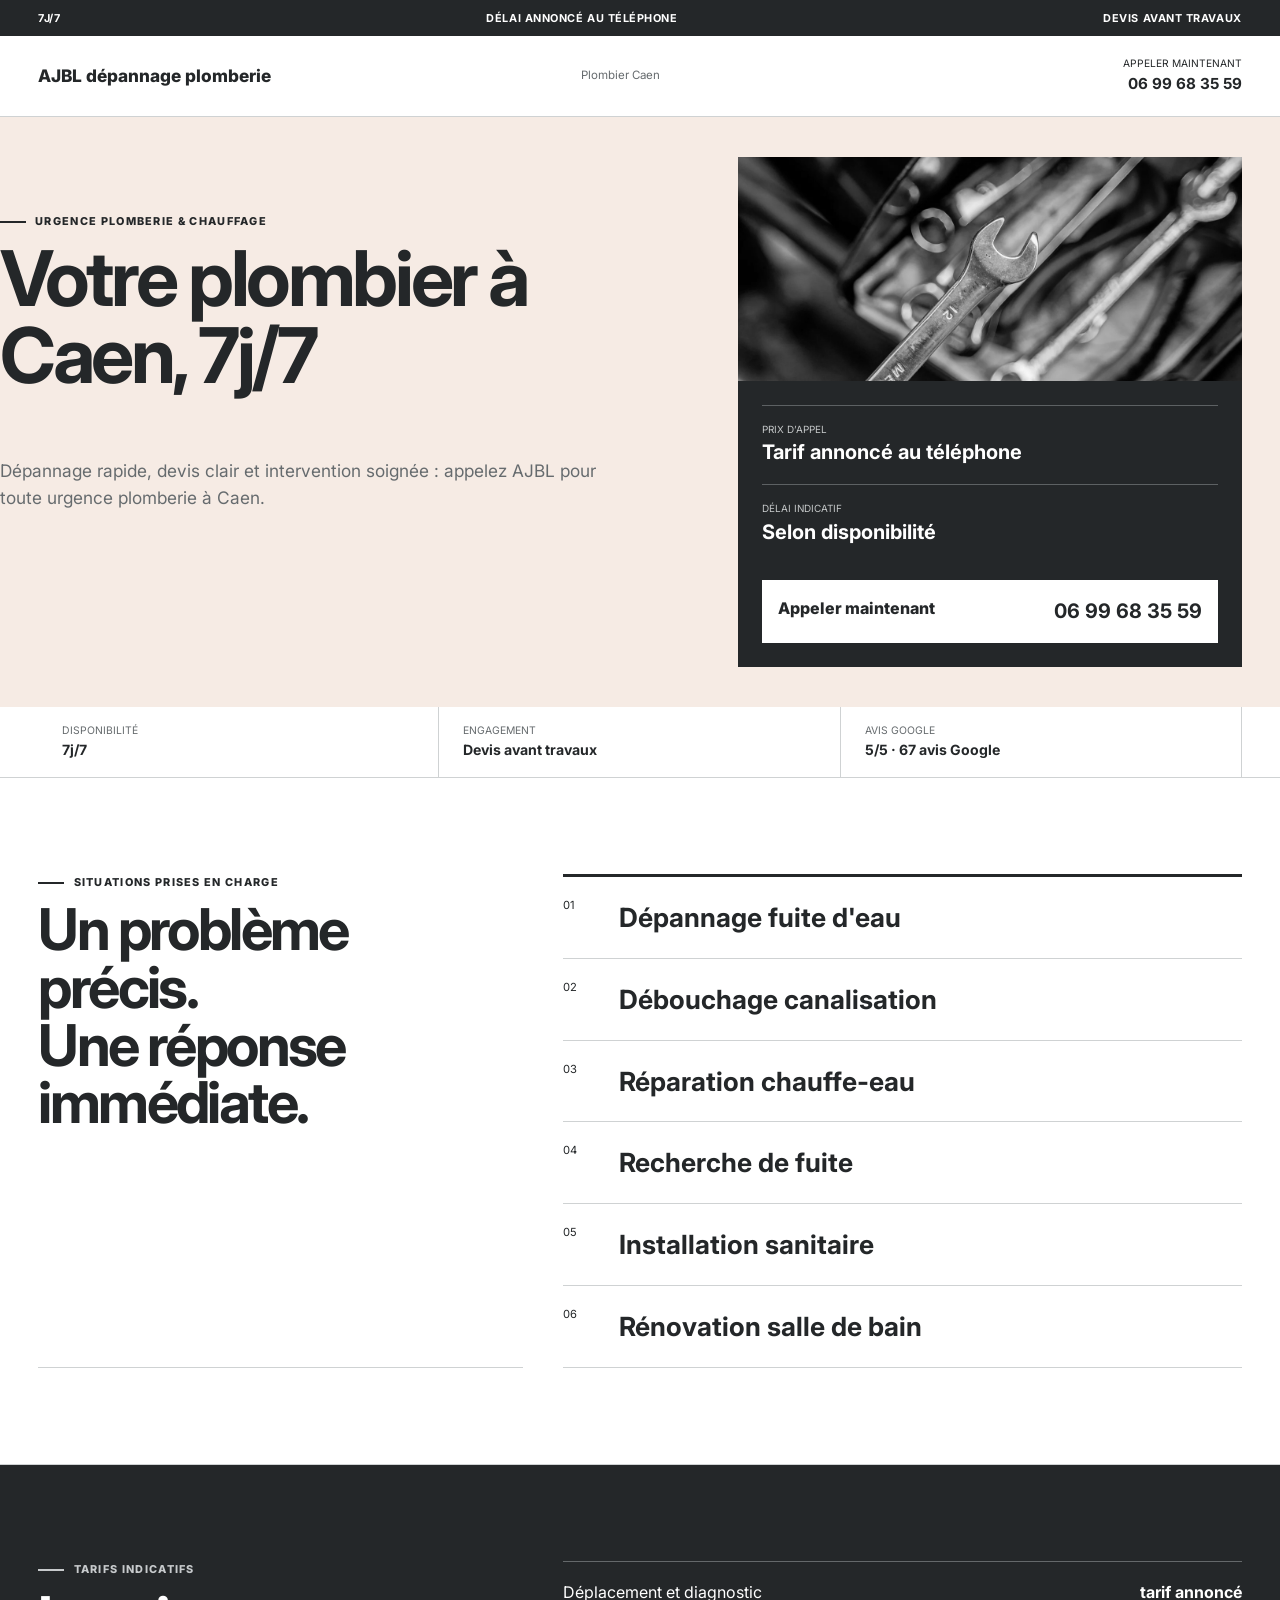
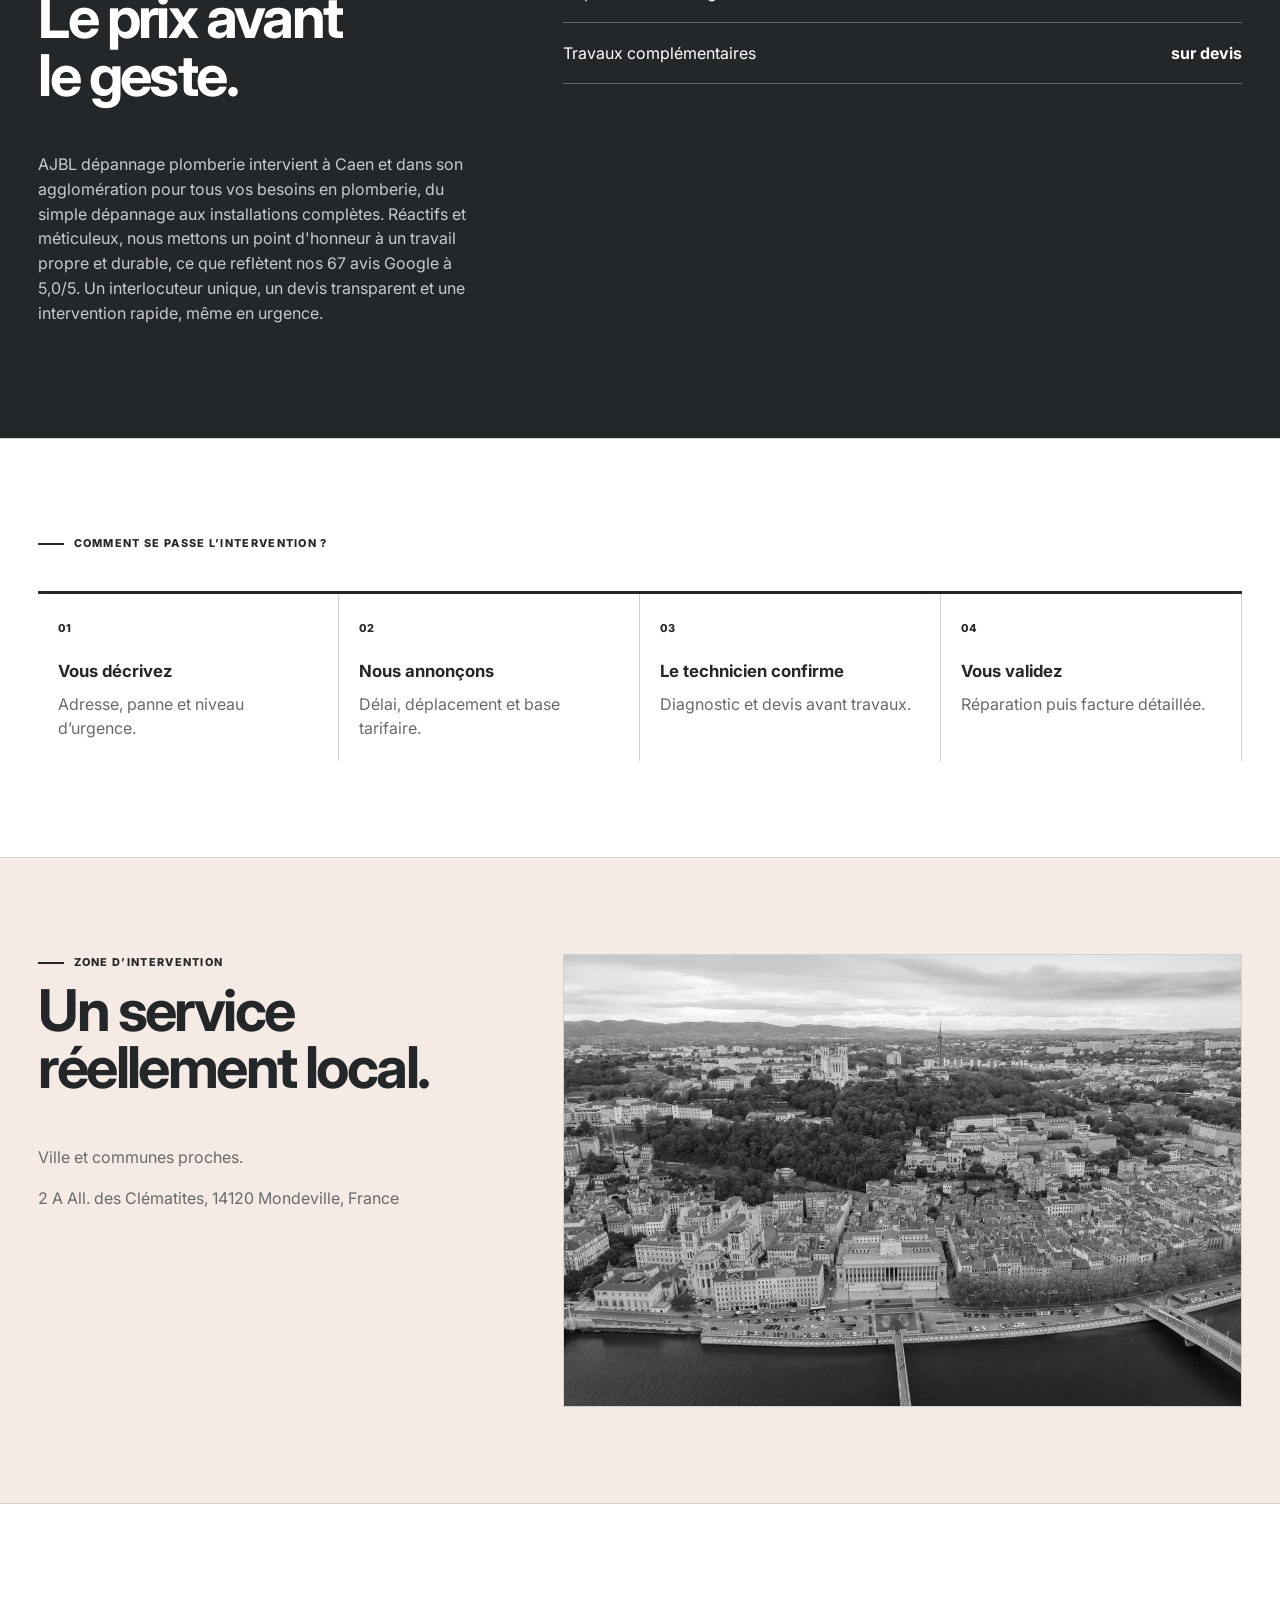
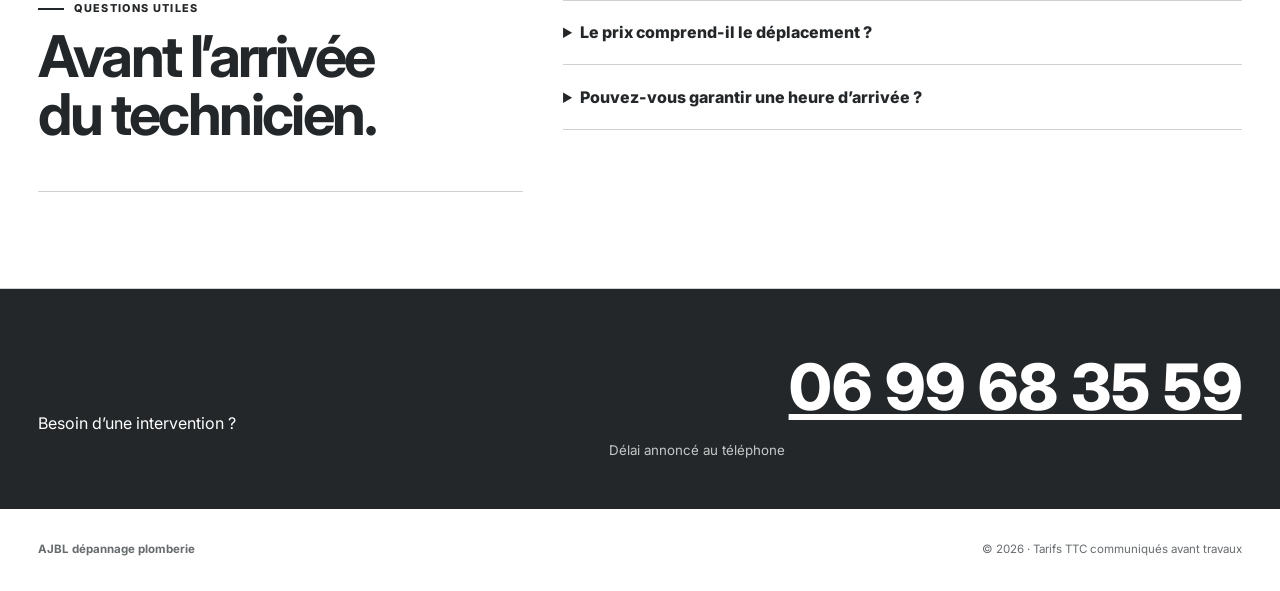
<file: a/index.html>
<!doctype html><html lang="fr" data-palette="anthracite"><head>
  <meta charset="utf-8"><meta name="viewport" content="width=device-width,initial-scale=1"><meta name="description" content="Plombier d’urgence local avec délai et tarifs annoncés avant intervention."><title>Urgence plomberie — tarifs transparents</title><link rel="preconnect" href="https://fonts.googleapis.com"><link rel="preconnect" href="https://fonts.gstatic.com" crossorigin><link href="https://fonts.googleapis.com/css2?family=Inter:wght@400;600;700&display=swap" rel="stylesheet"><link rel="stylesheet" href="styles.css">
</head><body>
  <a class="skip" href="#main">Aller au contenu</a><div class="service-bar"><div class="shell"><span data-field="business.hours">7j/7</span><span data-field="business.emergency">Délai annoncé au téléphone</span><span data-field="business.certifications">Devis avant travaux</span></div></div>
  <header><div class="shell head"><a class="brand" href="#main" data-field="business.name">Dépannage local</a><span data-field="business.category">Plomberie & chauffage d’urgence</span><a class="head-call" href="tel:+33000000000" data-phone-link><small>Appeler maintenant</small><strong data-phone-text>00 00 00 00 00</strong></a></div></header>
  <main id="main">
    <section class="hero"><div class="shell hero-grid"><div class="hero-copy"><p class="eyebrow">Urgence plomberie & chauffage</p><h1 data-field="content.headline">Plombier d’urgence dans votre ville, tarifs annoncés avant intervention.</h1><p class="lead" data-field="content.subline">Décrivez la situation et obtenez un délai réaliste immédiatement.</p></div><aside class="dispatch" aria-label="Informations d’intervention"><figure data-image-wrap="hero"><img data-image src="assets/urgence.webp" width="800" height="450" alt="Clé plate et outillage préparés pour un dépannage"></figure><div class="dispatch-data"><p><small>Prix d’appel</small><strong data-field="content.startingPrice">Tarif annoncé</strong></p><p><small>Délai indicatif</small><strong data-field="content.responseTime">Selon disponibilité</strong></p><a href="tel:+33000000000" data-phone-link><span>Appeler maintenant</span><strong data-phone-text>00 00 00 00 00</strong></a></div></aside></div><div class="shell facts"><div><small>Disponibilité</small><strong data-field="business.hours">7j/7</strong></div><div><small>Engagement</small><strong data-field="business.certifications">Devis avant travaux</strong></div><div data-proof><small>Avis Google</small><strong><span data-rating>4,8</span>/5 · <span data-reviews>203 avis Google</span></strong></div></div></section>
    <section class="section shell services" id="services"><header><p class="eyebrow">Situations prises en charge</p><h2>Un problème précis.<br>Une réponse immédiate.</h2></header><ol data-services></ol></section>
    <section class="prices section"><div class="shell split"><div><p class="eyebrow">Tarifs indicatifs</p><h2>Le prix avant le geste.</h2><p data-field="content.about">Aucun travail supplémentaire n’est engagé sans votre accord.</p></div><ul data-prices></ul></div></section>
    <section class="process section shell"><p class="eyebrow">Comment se passe l’intervention ?</p><div class="steps"><div><span>01</span><h3>Vous décrivez</h3><p>Adresse, panne et niveau d’urgence.</p></div><div><span>02</span><h3>Nous annonçons</h3><p>Délai, déplacement et base tarifaire.</p></div><div><span>03</span><h3>Le technicien confirme</h3><p>Diagnostic et devis avant travaux.</p></div><div><span>04</span><h3>Vous validez</h3><p>Réparation puis facture détaillée.</p></div></div></section>
    <section class="coverage section"><div class="shell split"><div><p class="eyebrow">Zone d’intervention</p><h2>Un service réellement local.</h2><p data-field="content.locations">Ville et communes proches.</p><address data-field="business.address">Adresse communiquée sur demande</address></div><figure data-image-wrap="map"><img data-image src="assets/map.webp" width="900" height="600" alt="Secteurs couverts par le dépannage"></figure></div></section>
    <section class="faq section shell"><header><p class="eyebrow">Questions utiles</p><h2>Avant l’arrivée du technicien.</h2></header><div data-faq></div></section>
    <section class="contact"><div class="shell"><p>Besoin d’une intervention ?</p><a href="tel:+33000000000" data-phone-link data-phone-text>00 00 00 00 00</a><small data-field="business.emergency">Délai annoncé au téléphone</small></div></section>
  </main>
  <footer class="shell"><strong data-field="business.name">Dépannage local</strong><span>© <i data-year></i> · Tarifs TTC communiqués avant travaux</span></footer><a class="mobile-call" href="tel:+33000000000" data-phone-link><span>Urgence : appeler</span><strong data-phone-text>00 00 00 00 00</strong></a>
  <script>window.SITE_FALLBACK={palette:'anthracite',business:{name:'Dépannage local',category:'Plomberie & chauffage d’urgence',address:'Adresse communiquée sur demande',serviceArea:'Ville et alentours',hours:'7j/7',emergency:'Délai annoncé au téléphone',certifications:'Devis avant travaux'},content:{headline:'Plombier d’urgence près de chez vous, tarifs annoncés avant intervention.',subline:'Décrivez la situation et obtenez un délai réaliste immédiatement.',startingPrice:'Tarif annoncé au téléphone',responseTime:'Selon disponibilité',services:['Urgence fuite d’eau','Débouchage de canalisation','Panne de chauffe-eau','Dépannage de chauffage'],about:'Aucun travail supplémentaire n’est engagé sans votre accord.',locations:'Ville et communes proches.',prices:[{label:'Déplacement et diagnostic',price:'tarif annoncé'},{label:'Travaux complémentaires',price:'sur devis'}],faq:[{question:'Le prix comprend-il le déplacement ?',answer:'Chaque tarif précise ce qui est inclus avant votre accord.'},{question:'Pouvez-vous garantir une heure d’arrivée ?',answer:'Une estimation réaliste est donnée selon l’adresse et les interventions en cours.'}]}};</script><script src="../shared/site-loader.js"></script>
</body></html>
</file>
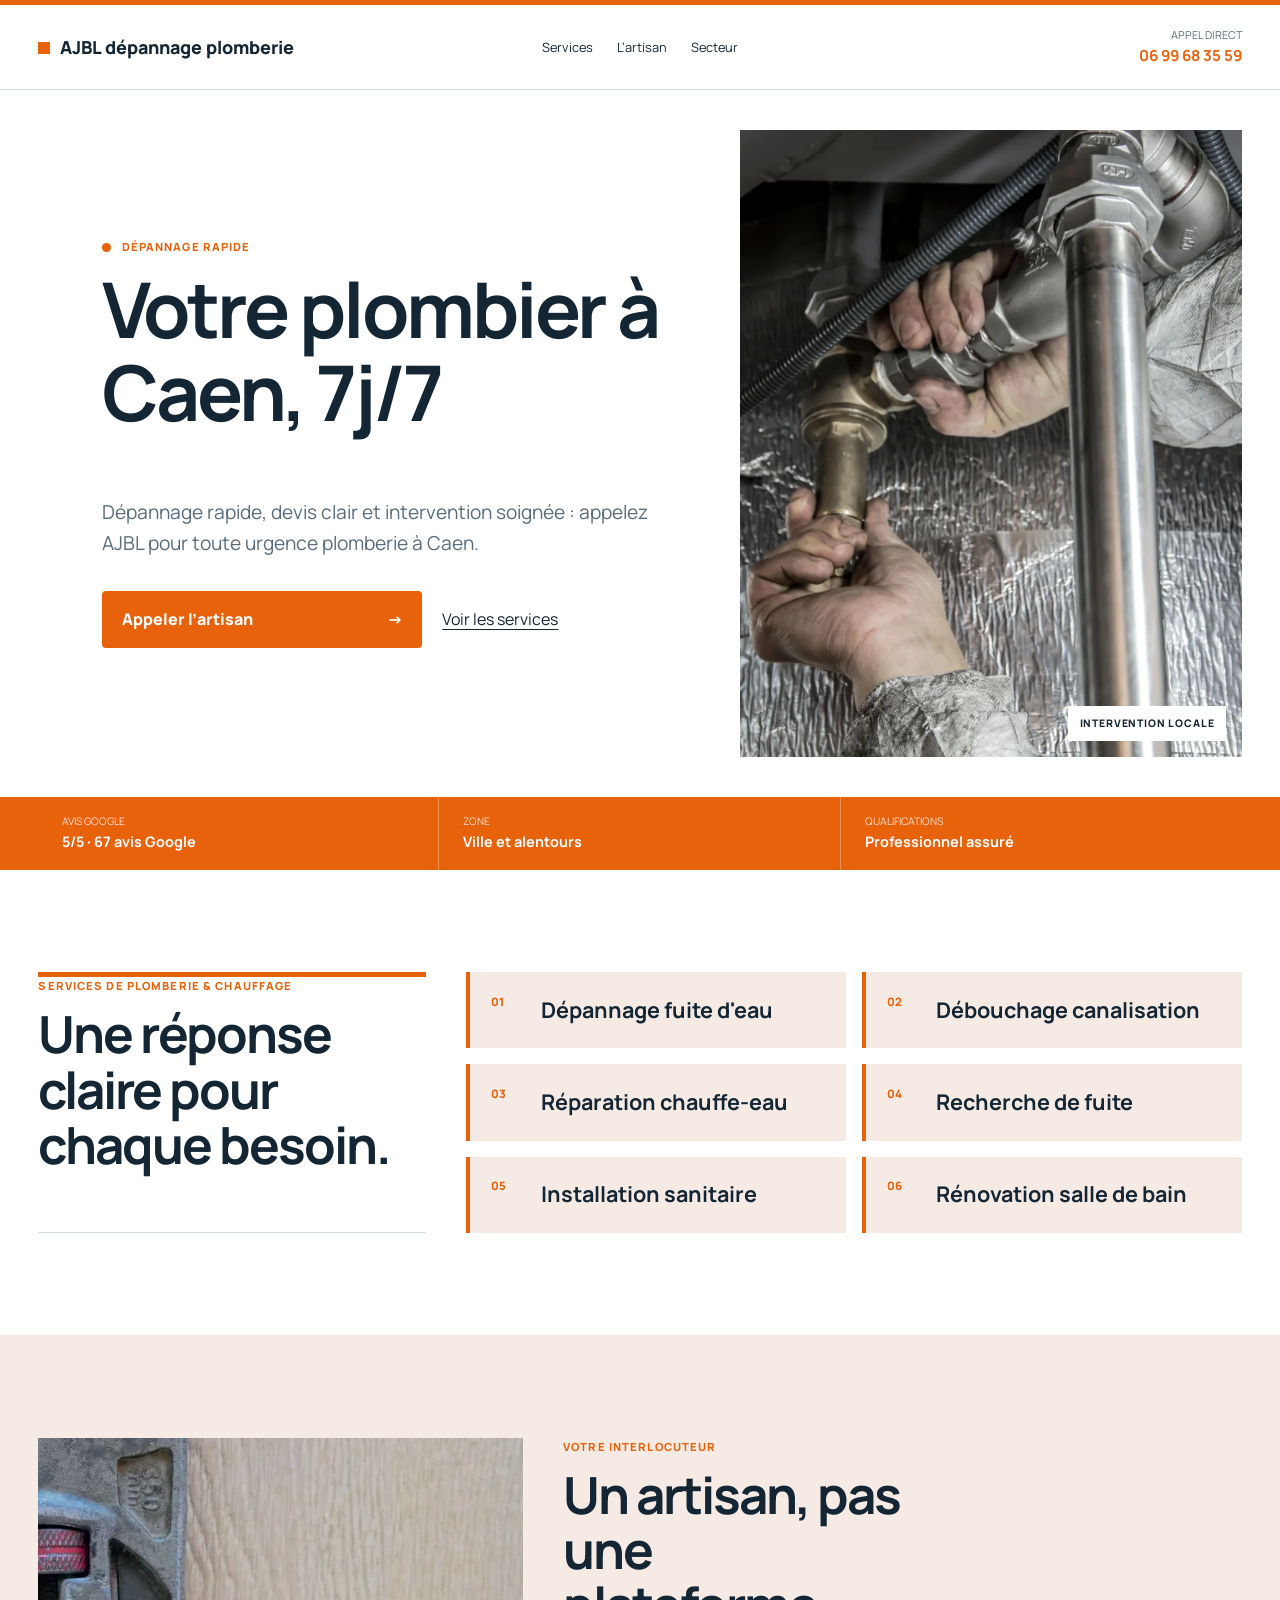
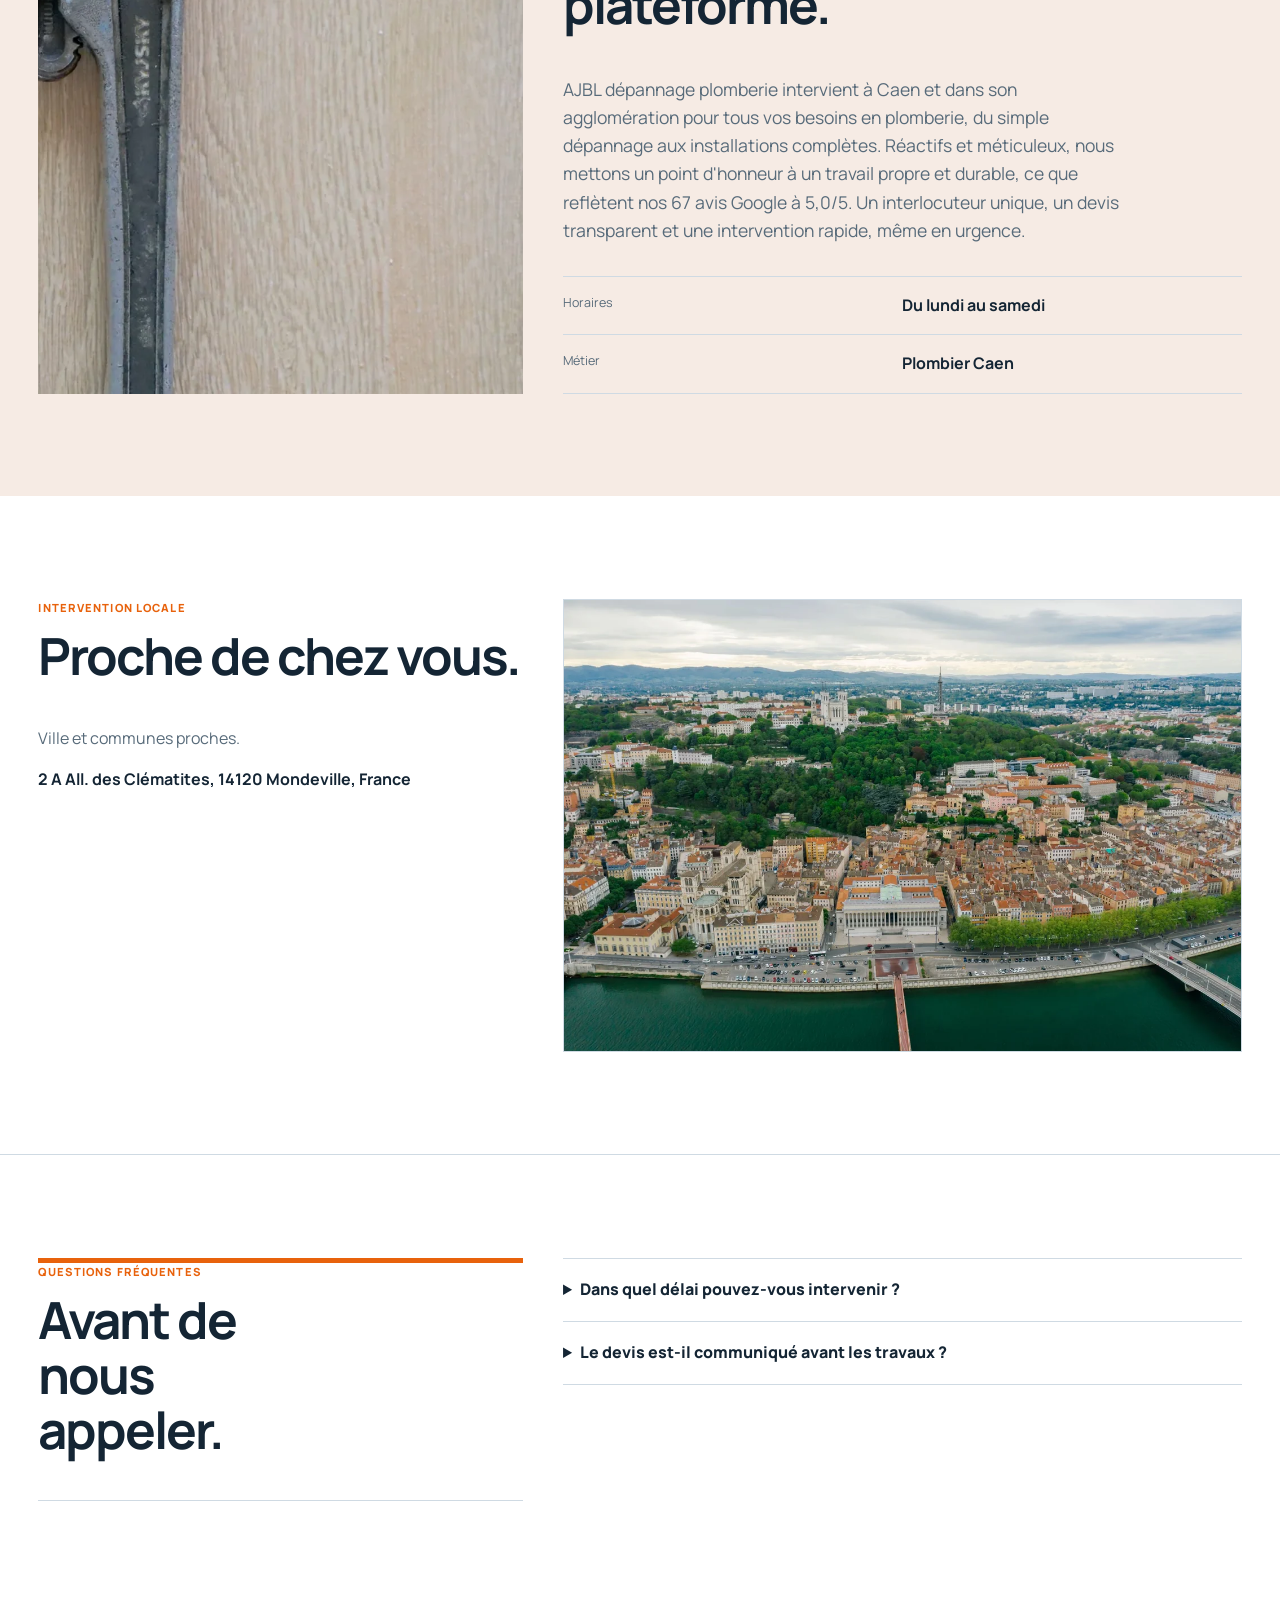
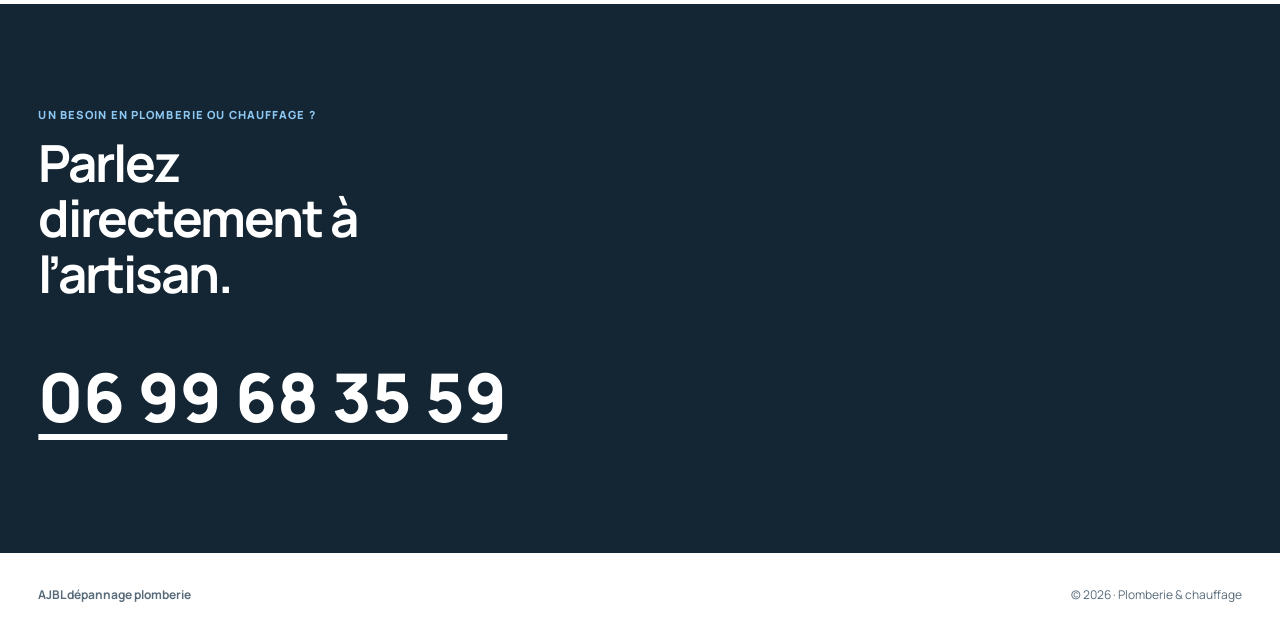
<file: b/index.html>
<!doctype html><html lang="fr" data-palette="bleu"><head>
  <meta charset="utf-8"><meta name="viewport" content="width=device-width,initial-scale=1"><meta name="description" content="Plombier chauffagiste local pour dépannage, entretien, chauffe-eau et rénovation.">
  <title>Plombier chauffagiste local</title><link rel="preconnect" href="https://fonts.googleapis.com"><link rel="preconnect" href="https://fonts.gstatic.com" crossorigin><link href="https://fonts.googleapis.com/css2?family=Manrope:wght@400;600;700&display=swap" rel="stylesheet"><link rel="stylesheet" href="styles.css">
</head><body>
  <a class="skip" href="#main">Aller au contenu</a>
  <header><div class="shell head"><a class="brand" href="#main" data-field="business.name">Artisan local</a><nav aria-label="Navigation principale"><a href="#services">Services</a><a href="#artisan">L’artisan</a><a href="#zone">Secteur</a></nav><a class="head-call" href="tel:+33000000000" data-phone-link><small>Appel direct</small><strong data-phone-text>00 00 00 00 00</strong></a></div></header>
  <main id="main">
    <section class="hero shell"><div class="hero-copy"><p class="available"><i></i><span data-field="business.emergency">Dépannage rapide</span></p><h1 data-field="content.headline">Plombier chauffagiste dans votre ville, disponible quand vous en avez besoin.</h1><p class="lead" data-field="content.subline">Dépannage, entretien et installation avec un devis expliqué.</p><div class="hero-actions"><a class="primary" href="tel:+33000000000" data-phone-link>Appeler l’artisan <span>→</span></a><a href="#services">Voir les services</a></div></div><figure data-image-wrap="hero"><img data-image src="assets/artisan.webp" width="900" height="1125" alt="Mains d’un plombier assemblant un raccord de tuyauterie"></figure></section>
    <section class="trust"><div class="shell trust-grid"><div data-proof><small>Avis Google</small><strong><span data-rating>4,9</span>/5 · <span data-reviews>137 avis Google</span></strong></div><div><small>Zone</small><strong data-field="business.serviceArea">Ville et alentours</strong></div><div><small>Qualifications</small><strong data-field="business.certifications">Professionnel assuré</strong></div></div></section>
    <section class="services shell section" id="services"><header><p class="eyebrow">Services de plomberie & chauffage</p><h2>Une réponse claire pour chaque besoin.</h2></header><ol data-services></ol></section>
    <section class="about section" id="artisan"><div class="shell about-grid"><figure data-image-wrap="about"><img data-image src="assets/intervention.webp" width="1200" height="800" alt="Clé de plombier prête pour une intervention"></figure><div><p class="eyebrow">Votre interlocuteur</p><h2>Un artisan, pas une plateforme.</h2><p class="about-text" data-field="content.about">Vous échangez avec la même personne du premier appel à la fin du chantier.</p><dl><div><dt>Horaires</dt><dd data-field="business.hours">Du lundi au samedi</dd></div><div><dt>Métier</dt><dd data-field="business.category">Plombier chauffagiste</dd></div></dl></div></div></section>
    <section class="zone shell section" id="zone"><div><p class="eyebrow">Intervention locale</p><h2>Proche de chez vous.</h2><p data-field="content.locations">Ville et communes proches.</p><address data-field="business.address">Adresse communiquée sur demande</address></div><figure data-image-wrap="map"><img data-image src="assets/map.webp" width="900" height="600" alt="Zone d’intervention de l’artisan"></figure></section>
    <section class="faq shell section"><header><p class="eyebrow">Questions fréquentes</p><h2>Avant de nous appeler.</h2></header><div data-faq></div></section>
    <section class="contact"><div class="shell"><p class="eyebrow">Un besoin en plomberie ou chauffage ?</p><h2>Parlez directement à l’artisan.</h2><a href="tel:+33000000000" data-phone-link data-phone-text>00 00 00 00 00</a></div></section>
  </main>
  <footer class="shell"><strong data-field="business.name">Artisan local</strong><span>© <i data-year></i> · Plomberie & chauffage</span></footer><a class="mobile-call" href="tel:+33000000000" data-phone-link><span>Appeler</span><strong data-phone-text>00 00 00 00 00</strong></a>
  <script>window.SITE_FALLBACK={palette:'bleu',business:{name:'Artisan local',category:'Plombier chauffagiste',address:'Adresse communiquée sur demande',serviceArea:'Ville et alentours',hours:'Du lundi au samedi',emergency:'Dépannage rapide',certifications:'Professionnel assuré'},content:{headline:'Plombier chauffagiste près de chez vous, disponible quand vous en avez besoin.',subline:'Dépannage, entretien et installation avec un devis expliqué et un chantier laissé propre.',services:['Réparation de fuite','Dépannage chauffage','Chauffe-eau et sanitaires','Rénovation de salle de bains'],about:'Vous échangez avec la même personne du premier appel à la fin du chantier, sans plateforme ni intermédiaire.',locations:'Ville et communes proches.',faq:[{question:'Dans quel délai pouvez-vous intervenir ?',answer:'Un créneau réaliste est annoncé dès le premier échange.'},{question:'Le devis est-il communiqué avant les travaux ?',answer:'Oui, la solution et son prix sont expliqués avant votre accord.'}]}};</script><script src="../shared/site-loader.js"></script>
</body></html>
</file>
<file: a/styles.css>
:root{--canvas:#fff;--surface:#f2f3f3;--ink:#242729;--muted:#666b6e;--rule:#cfd2d3;--on:#fff;--gutter:clamp(1rem,3vw,2.5rem);--max:78rem;--section:clamp(4rem,8vw,6rem)}
*{box-sizing:border-box}html{scroll-behavior:smooth}body{margin:0;background:var(--canvas);color:var(--ink);font:400 1rem/1.55 Inter,Arial,sans-serif}img{display:block;width:100%;height:100%;object-fit:cover}a{color:inherit}[hidden]{display:none!important}.shell{width:min(100%,calc(var(--max) + 2*var(--gutter)));margin:auto;padding-inline:var(--gutter)}.skip{position:fixed;z-index:30;top:.5rem;left:.5rem;padding:.75rem;background:#fff;color:var(--ink);transform:translateY(-150%)}.skip:focus{transform:none}:focus-visible{outline:3px solid var(--ink);outline-offset:4px}h1,h2,h3,p{margin-top:0}h1,h2{line-height:1;letter-spacing:-.045em}h2{font-size:clamp(2.25rem,4.5vw,4rem)}
.service-bar{padding:.6rem 0;background:var(--ink);color:var(--on);font-size:.68rem;font-weight:700;text-transform:uppercase;letter-spacing:.05em}.service-bar .shell{display:flex;justify-content:space-between;gap:1rem}.service-bar span:nth-child(2){display:none}header{border-bottom:1px solid var(--rule)}.head{min-height:5rem;display:grid;grid-template-columns:1fr auto;align-items:center;gap:.2rem 1rem}.brand{font-size:1.08rem;font-weight:800;text-decoration:none}.head>span{grid-column:1;color:var(--muted);font-size:.72rem}.head-call{grid-column:2;grid-row:1/3;display:flex;flex-direction:column;align-items:flex-end;text-decoration:none}.head-call small{font-size:.64rem;text-transform:uppercase}.head-call strong{font-size:.95rem}
.hero{background:var(--surface);border-bottom:1px solid var(--rule)}.hero-grid{display:grid;padding-inline:0}.hero-copy{padding:clamp(3.25rem,8vw,6rem) var(--gutter)}.eyebrow{font-size:.68rem;font-weight:800;letter-spacing:.12em;text-transform:uppercase}.eyebrow:before{content:"";display:inline-block;width:1.6rem;margin-right:.6rem;border-top:2px solid currentColor;vertical-align:middle}h1{max-width:14ch;font-size:clamp(2.75rem,6vw,5.4rem)}.lead{max-width:56ch;margin:1.5rem 0 0;color:var(--muted);font-size:1.08rem}.dispatch{margin:0 var(--gutter) var(--gutter);background:var(--ink);color:var(--on)}.dispatch figure{height:11rem;margin:0;background:#4a4e50;filter:grayscale(1)}.dispatch-data{padding:1.5rem}.dispatch-data p{display:grid;margin:0;padding:1rem 0;border-top:1px solid #5d6163}.dispatch-data small{font-size:.62rem;text-transform:uppercase;color:#c5c8c9}.dispatch-data strong{font-size:1.25rem}.dispatch-data a{display:flex;flex-wrap:wrap;justify-content:space-between;gap:.5rem;margin-top:1rem;padding:1rem;background:#fff;color:var(--ink);font-weight:800;text-decoration:none}.facts{display:grid;padding-inline:0;background:#fff}.facts div{display:grid;padding:1rem var(--gutter);border-bottom:1px solid var(--rule)}.facts small{color:var(--muted);font-size:.65rem;text-transform:uppercase}.facts strong{font-size:.88rem}
.section{padding-block:var(--section);border-bottom:1px solid var(--rule)}.services,.split,.faq{display:grid;gap:2.5rem}.services h2,.faq h2{max-width:11ch}.services ol{margin:0;padding:0;list-style:none;border-top:3px solid var(--ink)}.services li{display:grid;grid-template-columns:2.5rem 1fr;gap:1rem;padding:1.25rem 0;border-bottom:1px solid var(--rule)}.services li span{font-size:.7rem}.services li strong{font-size:clamp(1.15rem,2.4vw,1.65rem)}
.prices{background:var(--ink);color:var(--on)}.prices .eyebrow{color:#c7cacc}.prices h2{max-width:9ch}.prices .split>div>p:last-child{max-width:45ch;color:#c7cacc}.prices ul{margin:0;padding:0;list-style:none;border-top:1px solid #64686a}.prices li{display:flex;justify-content:space-between;gap:1rem;padding:1.1rem 0;border-bottom:1px solid #64686a}.prices li strong{text-align:right}.steps{display:grid;margin-top:2.5rem;border-top:3px solid var(--ink)}.steps div{padding:1.25rem 0;border-bottom:1px solid var(--rule)}.steps span{font-size:.68rem;font-weight:800}.steps h3{margin:1.2rem 0 .45rem;font-size:1.05rem}.steps p{margin:0;color:var(--muted)}
.coverage{background:var(--surface)}.coverage p:not(.eyebrow),.coverage address{max-width:44ch;color:var(--muted);font-style:normal}.coverage figure{min-height:20rem;margin:0;background:#ddd;border:1px solid var(--rule);filter:grayscale(1)}.faq details{border-top:1px solid var(--rule)}.faq details:last-child{border-bottom:1px solid var(--rule)}.faq summary{padding:1.2rem 2rem 1.2rem 0;font-weight:800;cursor:pointer}.faq details p{max-width:55ch;color:var(--muted)}
.contact{padding-block:3rem;background:var(--ink);color:var(--on)}.contact .shell{display:grid;gap:.25rem}.contact p,.contact small{margin:0}.contact a{font-size:clamp(2rem,6vw,4rem);font-weight:800}.contact small{color:#c5c8c9}footer{display:flex;flex-wrap:wrap;justify-content:space-between;gap:1rem;padding-block:2rem 7rem;color:var(--muted);font-size:.72rem}footer i{font-style:normal}.mobile-call{position:fixed;z-index:10;right:1rem;bottom:1rem;left:1rem;display:flex;justify-content:space-between;padding:1rem;background:var(--ink);color:var(--on);font-weight:800;text-decoration:none;box-shadow:0 .5rem 1.5rem rgba(0,0,0,.18)}
@media(min-width:48rem){.service-bar span:nth-child(2){display:inline}.head{grid-template-columns:1fr 1fr auto}.head>span{grid-column:2;grid-row:1}.head-call{grid-column:3;grid-row:1}.hero-grid{grid-template-columns:7fr 5fr;padding-right:var(--gutter);gap:2rem}.hero-copy{padding-left:0;padding-right:clamp(2rem,5vw,5rem)}.dispatch{align-self:center;margin:2.5rem 0}.dispatch figure{height:14rem}.facts{grid-template-columns:repeat(3,1fr);padding-inline:var(--gutter)}.facts div{padding-inline:1.5rem;border-right:1px solid var(--rule);border-bottom:0}.services,.split,.faq{grid-template-columns:5fr 7fr}.steps{grid-template-columns:repeat(4,1fr)}.steps div{padding:1.25rem;border-right:1px solid var(--rule);border-bottom:0}.no-map-image .coverage .split{grid-template-columns:1fr}.contact .shell{grid-template-columns:1fr auto;align-items:end}.contact small{text-align:right}.mobile-call{display:none}footer{padding-bottom:2rem}}
@media(prefers-reduced-motion:reduce){html{scroll-behavior:auto}}

:root{--accent:#e8620c;--accent-dark:#ae4a09;--surface:#f6ebe4}
</file>
<file: b/styles.css>
﻿:root{--canvas:#fff;--surface:#eef5fb;--ink:#142534;--muted:#586b7a;--accent:#0967b2;--accent-dark:#064c86;--rule:#cfdae3;--on:#fff;--gutter:clamp(1rem,3vw,2.5rem);--max:78rem;--section:clamp(4rem,8vw,6.5rem)}
*{box-sizing:border-box}html{scroll-behavior:smooth}body{margin:0;background:var(--canvas);color:var(--ink);font:400 1rem/1.6 Manrope,Arial,sans-serif}img{display:block;width:100%;height:100%;object-fit:cover}a{color:inherit}[hidden]{display:none!important}.shell{width:min(100%,calc(var(--max) + 2*var(--gutter)));margin:auto;padding-inline:var(--gutter)}.skip{position:fixed;z-index:20;top:.5rem;left:.5rem;padding:.75rem;background:var(--ink);color:var(--on);transform:translateY(-150%)}.skip:focus{transform:none}:focus-visible{outline:3px solid var(--accent);outline-offset:4px}h1,h2,p{margin-top:0}h1,h2{line-height:1.08;letter-spacing:-.04em}h2{font-size:clamp(2rem,4vw,3.65rem)}
header{border-top:.35rem solid var(--accent);border-bottom:1px solid var(--rule);background:#fff}.head{min-height:5.25rem;display:grid;grid-template-columns:1fr auto;align-items:center;gap:1rem}.brand{font-size:1.12rem;font-weight:800;text-decoration:none}.brand:before{content:"";display:inline-block;width:.72rem;height:.72rem;margin-right:.6rem;background:var(--accent)}.head nav{display:none}.head-call{display:flex;flex-direction:column;align-items:flex-end;text-decoration:none}.head-call small{color:var(--muted);font-size:.68rem;text-transform:uppercase}.head-call strong{color:var(--accent);font-size:.95rem}
.hero{display:grid;padding-inline:0}.hero-copy{padding:clamp(3rem,8vw,6rem) var(--gutter)}.available,.eyebrow{color:var(--accent);font-size:.7rem;font-weight:800;letter-spacing:.1em;text-transform:uppercase}.available{display:flex;align-items:center;gap:.65rem}.available i{width:.55rem;height:.55rem;background:var(--accent);border-radius:50%}h1{max-width:13ch;font-size:clamp(2.65rem,6vw,5.25rem)}.lead{max-width:52ch;margin:1.5rem 0 2rem;color:var(--muted);font-size:clamp(1.05rem,1.6vw,1.2rem)}.hero-actions{display:flex;flex-wrap:wrap;align-items:center;gap:1.25rem}.hero-actions a{text-underline-offset:.25em}.primary{display:flex;justify-content:space-between;width:min(100%,20rem);padding:1rem 1.2rem;background:var(--accent);color:var(--on);font-weight:800;text-decoration:none;border-radius:.25rem}.primary:hover{background:var(--accent-dark)}.hero figure{min-height:24rem;margin:0;background:var(--surface);position:relative}.hero figure:after{content:"INTERVENTION LOCALE";position:absolute;right:1rem;bottom:1rem;padding:.55rem .7rem;background:#fff;color:var(--ink);font-size:.65rem;font-weight:800;letter-spacing:.08em}.no-hero-image [data-image-wrap="hero"]{background:#d8e7f3}
.trust{background:var(--accent);color:var(--on)}.trust-grid{display:grid;padding-inline:0}.trust-grid div{display:grid;padding:1.05rem var(--gutter);border-bottom:1px solid rgba(255,255,255,.3)}.trust-grid div:last-child{border:0}.trust-grid small{font-size:.65rem;text-transform:uppercase;opacity:.8}.trust-grid strong{font-size:.9rem}
.section{padding-block:var(--section)}.services{display:grid;gap:2.5rem}.services header h2{max-width:11ch}.services ol{display:grid;gap:1rem;margin:0;padding:0;list-style:none}.services li{display:grid;grid-template-columns:2.4rem 1fr;gap:.7rem;padding:1.3rem;background:var(--surface);border-left:.25rem solid var(--accent)}.services li span{color:var(--accent);font-size:.72rem;font-weight:800}.services li strong{font-size:clamp(1.05rem,2vw,1.35rem)}
.about{background:var(--surface)}.about-grid{display:grid;gap:2.5rem}.about figure{min-height:22rem;margin:0;background:#dceaf5}.about h2{max-width:10ch}.about-text{max-width:52ch;color:var(--muted);font-size:1.1rem}.about dl{margin:2rem 0 0;border-top:1px solid var(--rule)}.about dl div{display:grid;grid-template-columns:1fr 1fr;padding:1rem 0;border-bottom:1px solid var(--rule)}dt{color:var(--muted);font-size:.78rem}dd{margin:0;font-weight:700}
.zone{display:grid;gap:2.5rem;border-bottom:1px solid var(--rule)}.zone>div>p:not(.eyebrow){max-width:45ch;color:var(--muted)}.zone address{font-style:normal;font-weight:700}.zone figure{min-height:20rem;margin:0;background:var(--surface);border:1px solid var(--rule)}.faq{display:grid;gap:2.5rem}.faq h2{max-width:9ch}.faq details{border-top:1px solid var(--rule)}.faq details:last-child{border-bottom:1px solid var(--rule)}.faq summary{padding:1.15rem 2rem 1.15rem 0;font-weight:800;cursor:pointer}.faq details p{max-width:55ch;color:var(--muted)}
.contact{padding-block:var(--section);background:var(--ink);color:var(--on)}.contact .eyebrow{color:#8dc8f2}.contact h2{max-width:12ch}.contact a{color:#fff;font-size:clamp(2rem,6vw,4.2rem);font-weight:800;text-underline-offset:.18em}footer{display:flex;flex-wrap:wrap;justify-content:space-between;gap:1rem;padding-block:2rem 7rem;color:var(--muted);font-size:.75rem}footer i{font-style:normal}.mobile-call{position:fixed;z-index:10;right:1rem;bottom:1rem;left:1rem;display:flex;justify-content:space-between;padding:1rem 1.2rem;background:var(--accent);color:var(--on);font-weight:800;text-decoration:none;box-shadow:0 .5rem 1.5rem rgba(20,37,52,.18)}
@media(min-width:48rem){.head{grid-template-columns:1fr auto 1fr}.head nav{display:flex;gap:1.5rem;font-size:.8rem}.head nav a{text-decoration:none}.head-call{justify-self:end}.hero{grid-template-columns:7fr 5fr;padding-inline:var(--gutter);padding-block:2.5rem}.hero-copy{align-self:center;padding:clamp(3rem,5vw,5rem)}.hero figure{min-height:39rem}.trust-grid{grid-template-columns:repeat(3,1fr);padding-inline:var(--gutter)}.trust-grid div{padding-inline:1.5rem;border-right:1px solid rgba(255,255,255,.3);border-bottom:0}.services{grid-template-columns:4fr 8fr}.services ol{grid-template-columns:1fr 1fr}.about-grid,.zone,.faq{grid-template-columns:5fr 7fr}.no-about-image .about-grid,.no-map-image .zone{grid-template-columns:1fr}.mobile-call{display:none}footer{padding-bottom:2rem}}
@media(prefers-reduced-motion:reduce){html{scroll-behavior:auto}}


:root{--accent:#e8620c;--accent-dark:#ae4a09;--surface:#f6ebe4}
</file>
